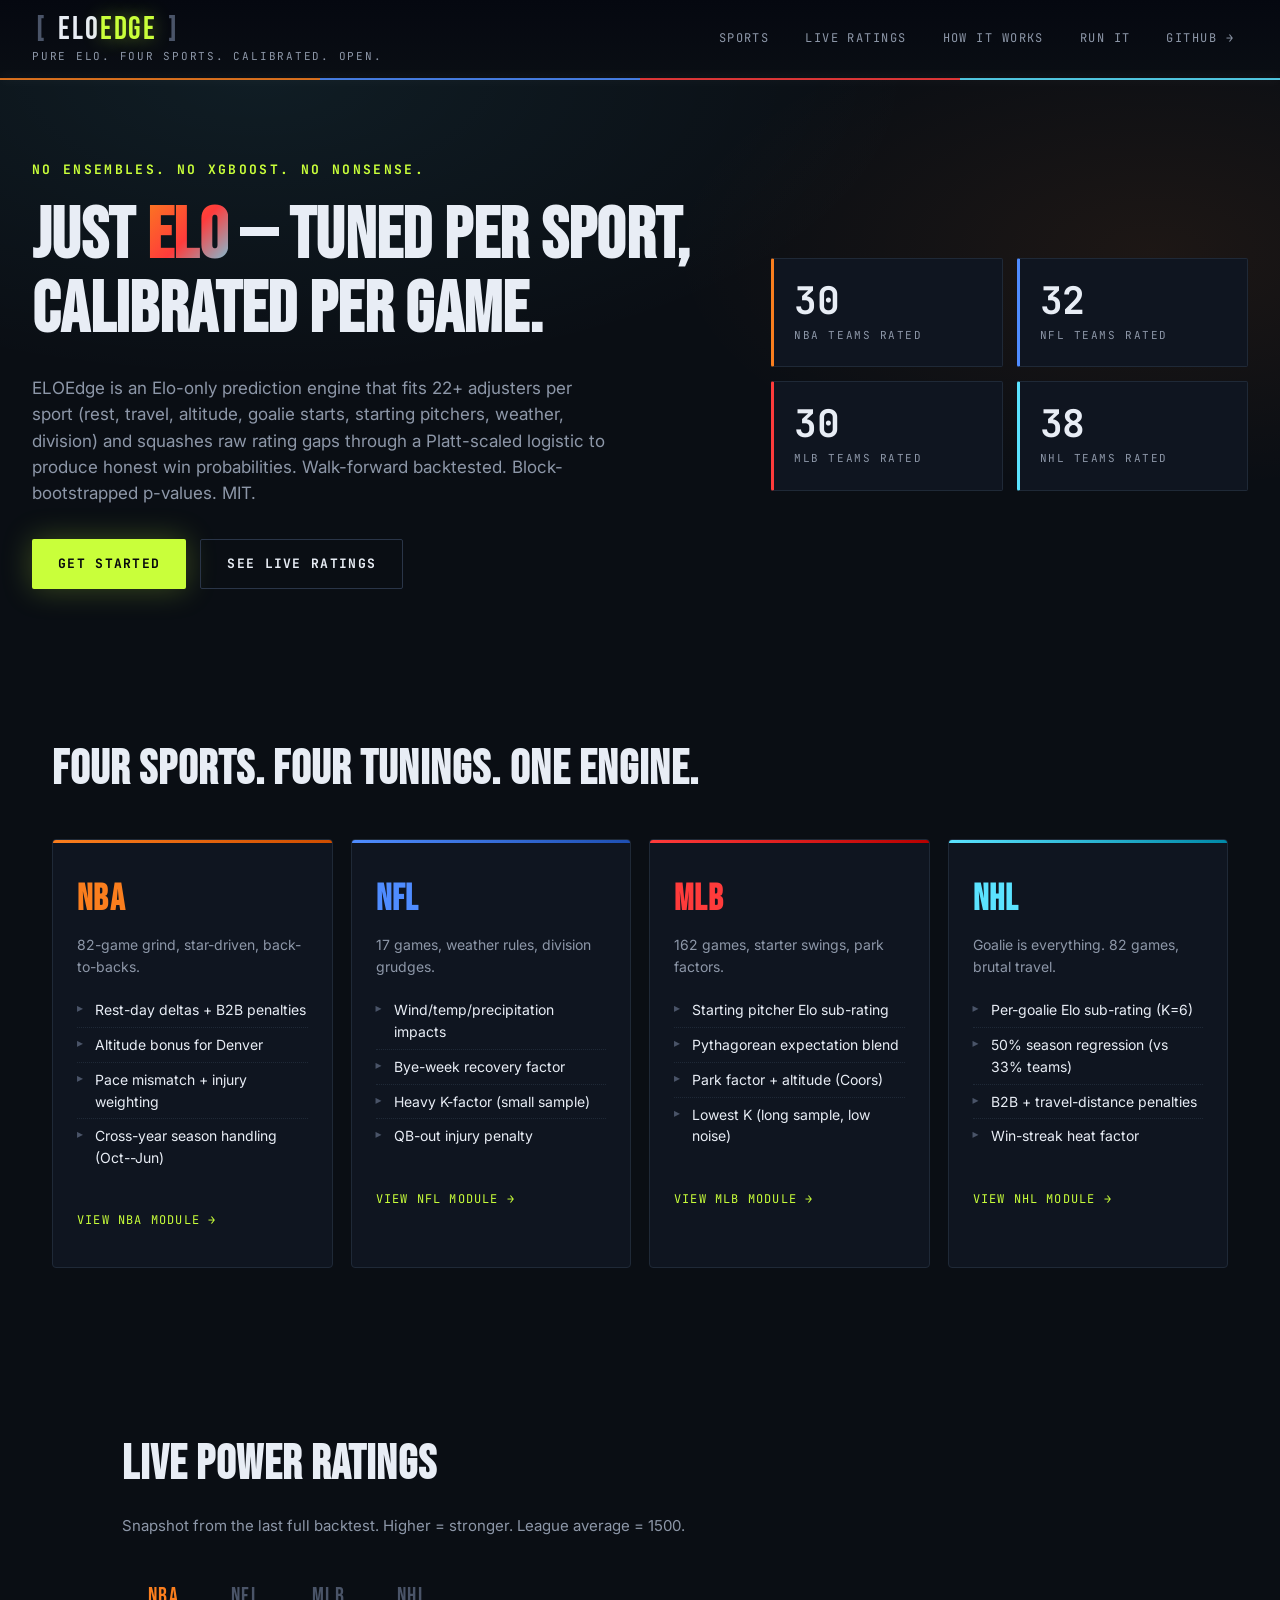
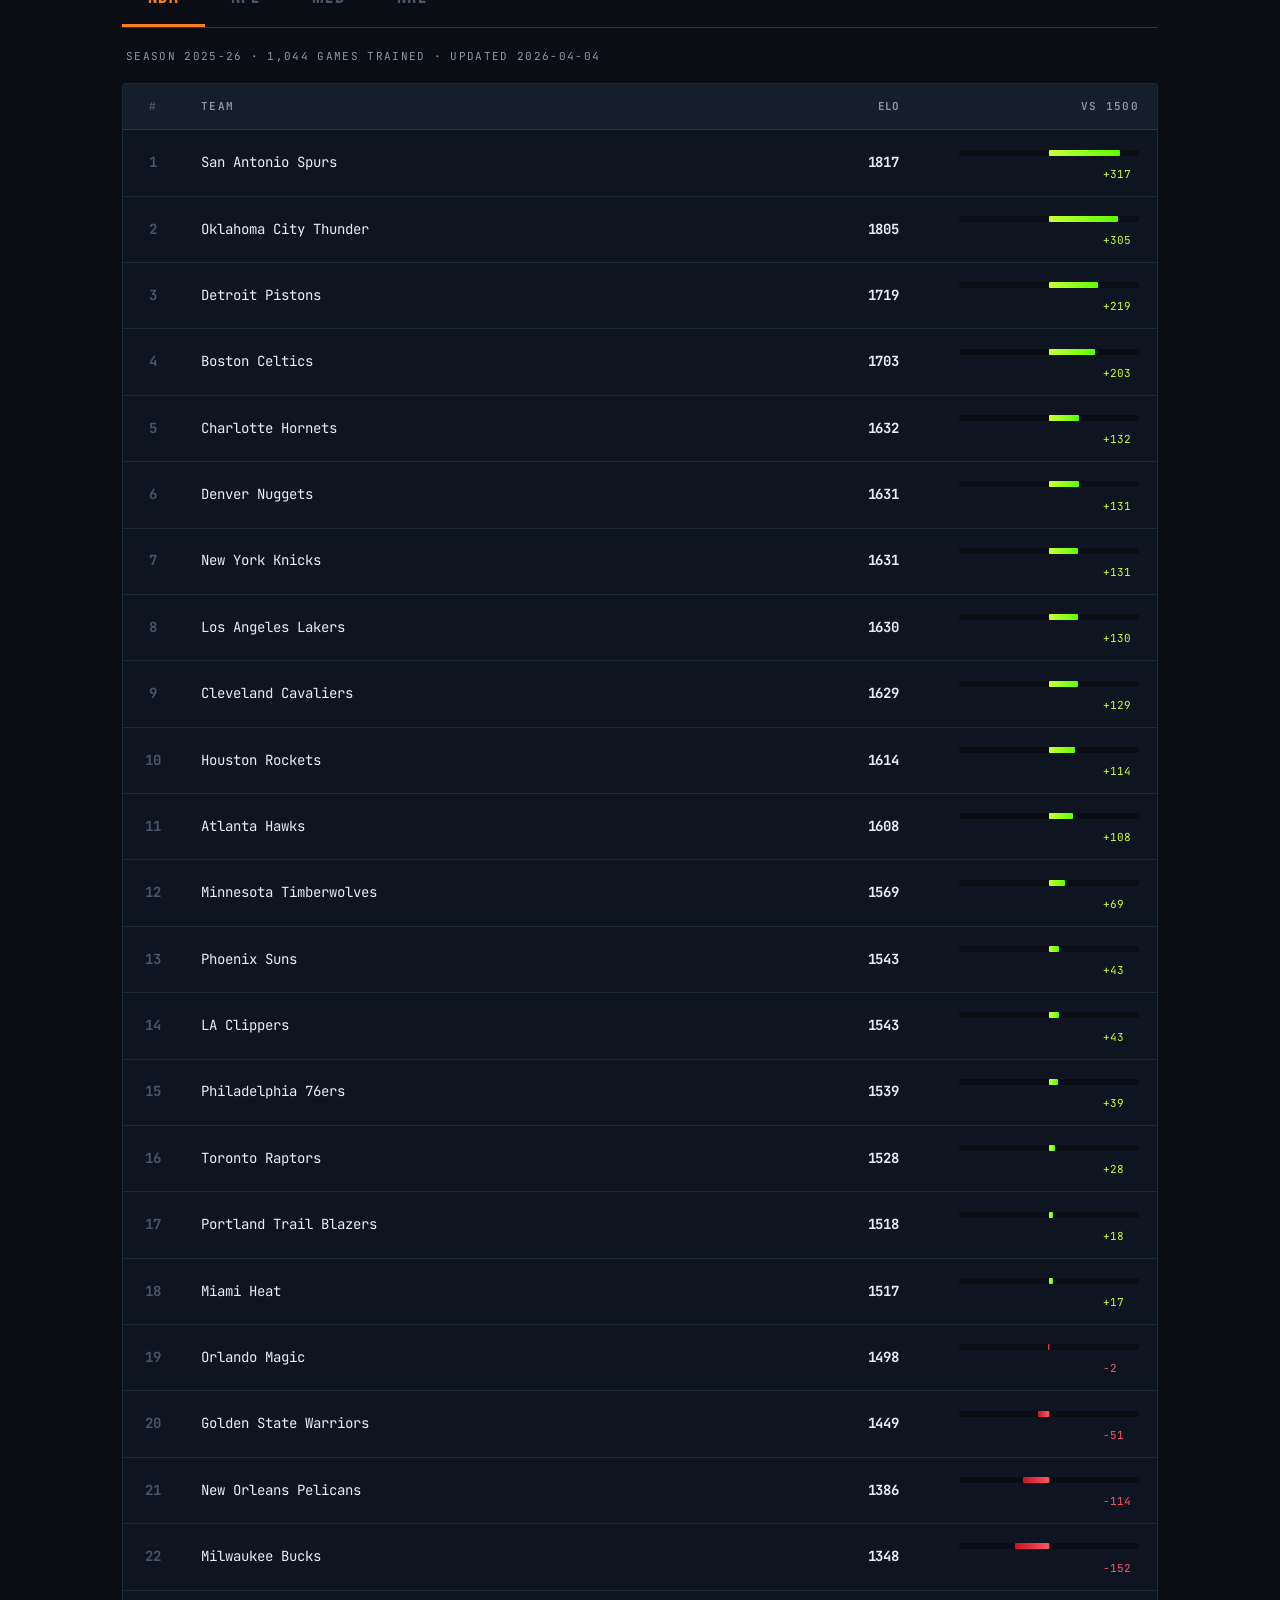
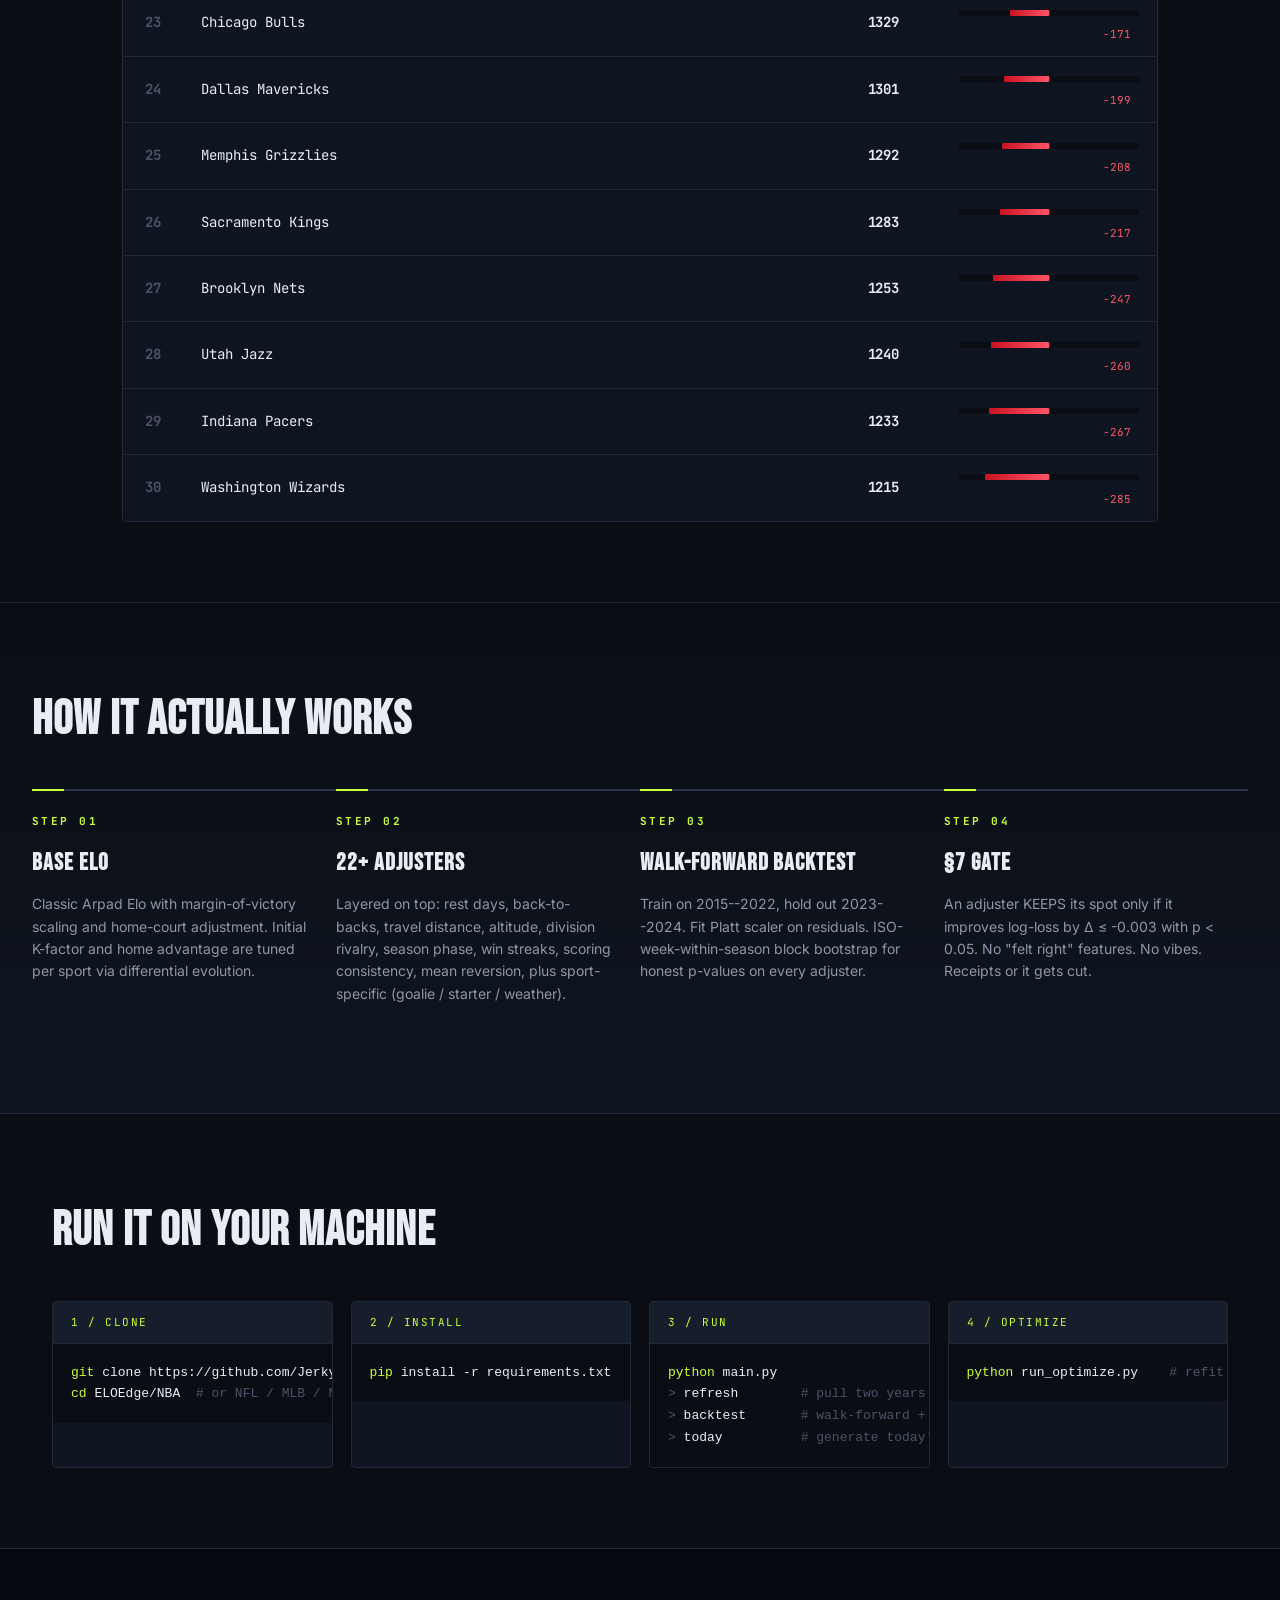
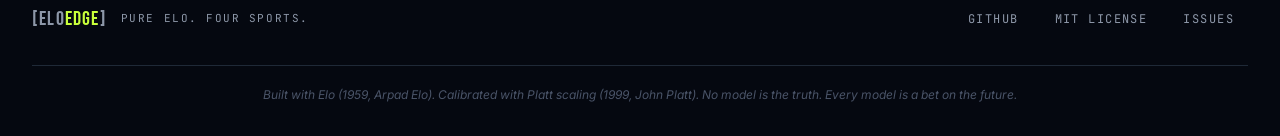
<file: docs/index.html>
<!DOCTYPE html>
<html lang="en">
<head>
<meta charset="UTF-8">
<meta name="viewport" content="width=device-width, initial-scale=1.0">
<title>ELOEdge -- Pure Elo Across NBA, NFL, MLB, NHL</title>
<meta name="description" content="Open-source Elo rating engine for NBA, NFL, MLB, and NHL. Platt-calibrated probabilities, walk-forward backtesting, no XGBoost ensemble cruft.">

<meta property="og:title" content="ELOEdge -- Pure Elo across NBA, NFL, MLB, NHL">
<meta property="og:description" content="Open-source Elo rating engine. Calibrated probabilities. Walk-forward backtested. No XGBoost cruft.">
<meta property="og:url" content="https://eloedge.jerkyjesse.com/">
<meta property="og:type" content="website">
<meta property="og:site_name" content="ELOEdge">
<meta property="og:image" content="https://eloedge.jerkyjesse.com/assets/social-preview.png">
<meta property="og:image:width" content="1280">
<meta property="og:image:height" content="640">
<meta property="og:image:alt" content="ELOEdge -- Pure Elo across NBA, NFL, MLB, NHL">
<meta name="twitter:card" content="summary_large_image">
<meta name="twitter:title" content="ELOEdge -- Pure Elo across NBA, NFL, MLB, NHL">
<meta name="twitter:description" content="Open-source Elo rating engine. Calibrated probabilities. Walk-forward backtested.">
<meta name="twitter:image" content="https://eloedge.jerkyjesse.com/assets/social-preview.png">

<link rel="icon" type="image/svg+xml" href="data:image/svg+xml,%3Csvg xmlns='http://www.w3.org/2000/svg' viewBox='0 0 32 32'%3E%3Crect width='32' height='32' fill='%230a0e14'/%3E%3Ctext x='4' y='22' font-family='monospace' font-size='18' font-weight='700' fill='%234a5468'%3E%5B%3C/text%3E%3Ctext x='12' y='22' font-family='monospace' font-size='18' font-weight='700' fill='%23c9ff3a'%3EE%3C/text%3E%3Ctext x='22' y='22' font-family='monospace' font-size='18' font-weight='700' fill='%234a5468'%3E%5D%3C/text%3E%3C/svg%3E">

<link rel="stylesheet" href="styles.css">
<link rel="preconnect" href="https://fonts.googleapis.com">
<link rel="preconnect" href="https://fonts.gstatic.com" crossorigin>
<link rel="stylesheet" href="https://fonts.googleapis.com/css2?family=Bebas+Neue&family=JetBrains+Mono:wght@400;700&family=Inter:wght@400;500;700;900&display=swap">
</head>
<body>

<!-- Scoreboard header -->
<header class="scoreboard">
  <div class="board-glow"></div>
  <div class="brand">
    <div class="logo">
      <span class="bracket">[</span>
      <span class="word">ELO</span><span class="word edge">EDGE</span>
      <span class="bracket">]</span>
    </div>
    <div class="tagline">Pure Elo. Four sports. Calibrated. Open.</div>
  </div>
  <nav class="topnav">
    <a href="#sports">Sports</a>
    <a href="#ratings">Live Ratings</a>
    <a href="#how">How It Works</a>
    <a href="#run">Run It</a>
    <a href="https://github.com/JerkyJesse/ELOEdge" target="_blank" rel="noopener">GitHub →</a>
  </nav>
</header>

<!-- Hero -->
<section class="hero">
  <div class="hero-grid">
    <div class="hero-text">
      <h1>
        <span class="kicker">no ensembles. no XGBoost. no nonsense.</span>
        <span class="hero-title">just <em>Elo</em> &mdash; tuned per sport, calibrated per game.</span>
      </h1>
      <p class="hero-sub">
        ELOEdge is an Elo-only prediction engine that fits 22+ adjusters per sport
        (rest, travel, altitude, goalie starts, starting pitchers, weather, division)
        and squashes raw rating gaps through a Platt-scaled logistic to produce honest
        win probabilities. Walk-forward backtested. Block-bootstrapped p-values. MIT.
      </p>
      <div class="hero-ctas">
        <a class="btn primary" href="#run">Get Started</a>
        <a class="btn ghost" href="#ratings">See Live Ratings</a>
      </div>
    </div>
    <div class="hero-stats">
      <div class="stat-card nba"><div class="stat-num" data-sport="NBA">--</div><div class="stat-label">NBA teams rated</div></div>
      <div class="stat-card nfl"><div class="stat-num" data-sport="NFL">--</div><div class="stat-label">NFL teams rated</div></div>
      <div class="stat-card mlb"><div class="stat-num" data-sport="MLB">--</div><div class="stat-label">MLB teams rated</div></div>
      <div class="stat-card nhl"><div class="stat-num" data-sport="NHL">--</div><div class="stat-label">NHL teams rated</div></div>
    </div>
  </div>
</section>

<!-- Sports cards -->
<section id="sports" class="sports">
  <h2 class="section-title">Four sports. Four tunings. One engine.</h2>
  <div class="sport-cards">
    <article class="sport-card nba">
      <div class="card-bar"></div>
      <h3>NBA</h3>
      <p class="card-sub">82-game grind, star-driven, back-to-backs.</p>
      <ul>
        <li>Rest-day deltas + B2B penalties</li>
        <li>Altitude bonus for Denver</li>
        <li>Pace mismatch + injury weighting</li>
        <li>Cross-year season handling (Oct--Jun)</li>
      </ul>
      <a href="https://github.com/JerkyJesse/ELOEdge/tree/main/NBA" class="card-link" target="_blank" rel="noopener">View NBA module →</a>
    </article>
    <article class="sport-card nfl">
      <div class="card-bar"></div>
      <h3>NFL</h3>
      <p class="card-sub">17 games, weather rules, division grudges.</p>
      <ul>
        <li>Wind/temp/precipitation impacts</li>
        <li>Bye-week recovery factor</li>
        <li>Heavy K-factor (small sample)</li>
        <li>QB-out injury penalty</li>
      </ul>
      <a href="https://github.com/JerkyJesse/ELOEdge/tree/main/NFL" class="card-link" target="_blank" rel="noopener">View NFL module →</a>
    </article>
    <article class="sport-card mlb">
      <div class="card-bar"></div>
      <h3>MLB</h3>
      <p class="card-sub">162 games, starter swings, park factors.</p>
      <ul>
        <li>Starting pitcher Elo sub-rating</li>
        <li>Pythagorean expectation blend</li>
        <li>Park factor + altitude (Coors)</li>
        <li>Lowest K (long sample, low noise)</li>
      </ul>
      <a href="https://github.com/JerkyJesse/ELOEdge/tree/main/MLB" class="card-link" target="_blank" rel="noopener">View MLB module →</a>
    </article>
    <article class="sport-card nhl">
      <div class="card-bar"></div>
      <h3>NHL</h3>
      <p class="card-sub">Goalie is everything. 82 games, brutal travel.</p>
      <ul>
        <li>Per-goalie Elo sub-rating (K=6)</li>
        <li>50% season regression (vs 33% teams)</li>
        <li>B2B + travel-distance penalties</li>
        <li>Win-streak heat factor</li>
      </ul>
      <a href="https://github.com/JerkyJesse/ELOEdge/tree/main/NHL" class="card-link" target="_blank" rel="noopener">View NHL module →</a>
    </article>
  </div>
</section>

<!-- Live ratings -->
<section id="ratings" class="ratings">
  <h2 class="section-title">Live Power Ratings</h2>
  <p class="section-sub">
    Snapshot from the last full backtest. Higher = stronger. League average = 1500.
  </p>
  <div class="ratings-tabs">
    <button class="tab active" data-tab="NBA">NBA</button>
    <button class="tab" data-tab="NFL">NFL</button>
    <button class="tab" data-tab="MLB">MLB</button>
    <button class="tab" data-tab="NHL">NHL</button>
  </div>
  <div class="ratings-meta" id="ratings-meta"></div>
  <div class="ratings-table-wrap">
    <table class="ratings-table" id="ratings-table">
      <thead>
        <tr><th class="rank">#</th><th>Team</th><th class="num">Elo</th><th class="bar-col">vs 1500</th></tr>
      </thead>
      <tbody></tbody>
    </table>
  </div>
</section>

<!-- How it works -->
<section id="how" class="how">
  <h2 class="section-title">How it actually works</h2>
  <div class="how-grid">
    <div class="how-step">
      <div class="step-num">Step 01</div>
      <h4>Base Elo</h4>
      <p>Classic Arpad Elo with margin-of-victory scaling and home-court adjustment. Initial K-factor and home advantage are tuned per sport via differential evolution.</p>
    </div>
    <div class="how-step">
      <div class="step-num">Step 02</div>
      <h4>22+ Adjusters</h4>
      <p>Layered on top: rest days, back-to-backs, travel distance, altitude, division rivalry, season phase, win streaks, scoring consistency, mean reversion, plus sport-specific (goalie / starter / weather).</p>
    </div>
    <div class="how-step">
      <div class="step-num">Step 03</div>
      <h4>Walk-Forward Backtest</h4>
      <p>Train on 2015--2022, hold out 2023--2024. Fit Platt scaler on residuals. ISO-week-within-season block bootstrap for honest p-values on every adjuster.</p>
    </div>
    <div class="how-step">
      <div class="step-num">Step 04</div>
      <h4>&sect;7 Gate</h4>
      <p>An adjuster KEEPS its spot only if it improves log-loss by &Delta; &le; -0.003 with p &lt; 0.05. No "felt right" features. No vibes. Receipts or it gets cut.</p>
    </div>
  </div>
</section>

<!-- Run it -->
<section id="run" class="run">
  <h2 class="section-title">Run it on your machine</h2>
  <div class="run-grid">
    <div class="run-step">
      <div class="run-label">1 / clone</div>
      <pre><code><span class="cmd">git</span> clone https://github.com/JerkyJesse/ELOEdge.git
<span class="cmd">cd</span> ELOEdge/NBA  <span class="comment"># or NFL / MLB / NHL</span></code></pre>
    </div>
    <div class="run-step">
      <div class="run-label">2 / install</div>
      <pre><code><span class="cmd">pip</span> install -r requirements.txt</code></pre>
    </div>
    <div class="run-step">
      <div class="run-label">3 / run</div>
      <pre><code><span class="cmd">python</span> main.py
<span class="prompt">&gt;</span> refresh        <span class="comment"># pull two years of games + injuries</span>
<span class="prompt">&gt;</span> backtest       <span class="comment"># walk-forward + Platt fit</span>
<span class="prompt">&gt;</span> today          <span class="comment"># generate today's predictions HTML</span></code></pre>
    </div>
    <div class="run-step">
      <div class="run-label">4 / optimize</div>
      <pre><code><span class="cmd">python</span> run_optimize.py    <span class="comment"># refit all 22 adjusters</span></code></pre>
    </div>
  </div>
</section>

<!-- Footer -->
<footer class="footer">
  <div class="footer-row">
    <div class="footer-brand">
      <span class="logo small">[ELO<span class="edge">EDGE</span>]</span>
      <span class="footer-tag">Pure Elo. Four sports.</span>
    </div>
    <div class="footer-links">
      <a href="https://github.com/JerkyJesse/ELOEdge" target="_blank" rel="noopener">GitHub</a>
      <a href="https://github.com/JerkyJesse/ELOEdge/blob/main/NBA/LICENSE" target="_blank" rel="noopener">MIT License</a>
      <a href="https://github.com/JerkyJesse/ELOEdge/issues" target="_blank" rel="noopener">Issues</a>
    </div>
  </div>
  <div class="footer-meta">
    Built with Elo (1959, Arpad Elo). Calibrated with Platt scaling (1999, John Platt).
    No model is the truth. Every model is a bet on the future.
  </div>
</footer>

<script src="script.js"></script>
</body>
</html>
</file>
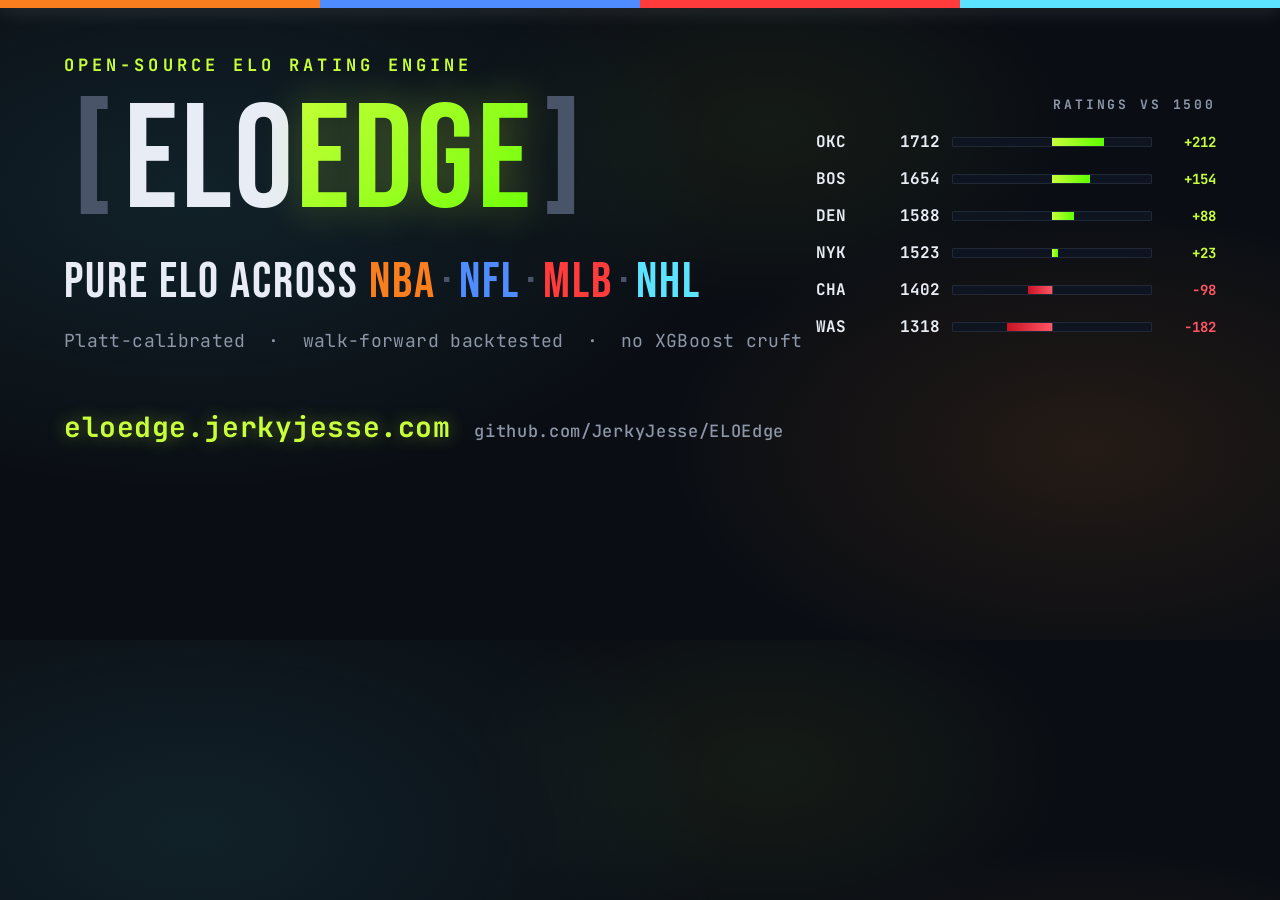
<file: docs/assets/social-preview.html>
<!DOCTYPE html>
<html lang="en">
<head>
<meta charset="UTF-8">
<title>ELOEdge social preview</title>
<link rel="preconnect" href="https://fonts.googleapis.com">
<link rel="preconnect" href="https://fonts.gstatic.com" crossorigin>
<link href="https://fonts.googleapis.com/css2?family=Bebas+Neue&family=Inter:wght@400;600;700&family=JetBrains+Mono:wght@400;500;700&display=swap" rel="stylesheet">
<style>
  :root {
    --bg: #0a0e14;
    --bg-2: #0f1520;
    --ink: #e8edf5;
    --ink-dim: #8d97a8;
    --ink-faint: #4a5468;
    --line: #1f2937;
    --nba: #fa7e1e;
    --nfl: #4f8cff;
    --mlb: #ff3b3b;
    --nhl: #5be3ff;
    --signal: #c9ff3a;
    --signal-2: #5cff00;
    --mono: 'JetBrains Mono', ui-monospace, Consolas, 'Courier New', monospace;
    --display: 'Bebas Neue', 'Arial Narrow', 'Inter', system-ui, sans-serif;
    --body: 'Inter', system-ui, -apple-system, sans-serif;
  }
  * { box-sizing: border-box; }
  html, body { margin: 0; padding: 0; width: 1280px; height: 640px; overflow: hidden; }
  body {
    width: 1280px; height: 640px;
    background:
      radial-gradient(900px 500px at 15% 30%, rgba(91,227,255,0.09), transparent 60%),
      radial-gradient(700px 400px at 85% 70%, rgba(250,126,30,0.11), transparent 60%),
      radial-gradient(500px 300px at 60% 20%, rgba(201,255,58,0.06), transparent 60%),
      var(--bg);
    color: var(--ink);
    font-family: var(--body);
    position: relative;
  }

  /* top league stripe */
  .stripe {
    position: absolute; top: 0; left: 0; right: 0; height: 8px;
    background: linear-gradient(90deg,
      var(--nba) 0%, var(--nba) 25%,
      var(--nfl) 25%, var(--nfl) 50%,
      var(--mlb) 50%, var(--mlb) 75%,
      var(--nhl) 75%, var(--nhl) 100%);
    filter: drop-shadow(0 0 10px rgba(255,255,255,0.22));
  }

  /* bottom accent bar */
  .footer-bar {
    position: absolute; left: 0; right: 0; bottom: 0;
    height: 84px;
    background: rgba(5,8,16,0.95);
    border-top: 1px solid var(--line);
    padding: 0 64px;
    z-index: 2;
  }
  .footer-inner {
    display: flex;
    align-items: center;
    justify-content: space-between;
    height: 100%;
    width: 100%;
  }
  .host {
    font-family: var(--mono);
    font-size: 28px;
    font-weight: 700;
    color: var(--signal);
    letter-spacing: 0.02em;
    text-shadow: 0 0 18px rgba(201,255,58,0.4);
    display: inline-block;
  }
  .repo {
    font-family: var(--mono);
    font-size: 18px;
    font-weight: 500;
    color: var(--ink-dim);
    letter-spacing: 0.04em;
    display: inline-block;
  }

  /* left content block */
  .content {
    position: absolute;
    left: 64px; top: 54px;
    width: 780px;
  }
  .kicker {
    font-family: var(--mono);
    font-size: 17px;
    font-weight: 700;
    text-transform: uppercase;
    letter-spacing: 0.24em;
    color: var(--signal);
    margin-bottom: 20px;
  }

  .logo {
    font-family: var(--display);
    font-size: 148px;
    line-height: 0.90;
    letter-spacing: 0.02em;
    margin-bottom: 28px;
    white-space: nowrap;
  }
  .logo .bracket { color: var(--ink-faint); margin: 0 8px; }
  .logo .word { color: var(--ink); }
  .logo .edge {
    background: linear-gradient(135deg, var(--signal) 0%, var(--signal-2) 100%);
    -webkit-background-clip: text; background-clip: text;
    color: transparent;
    text-shadow: 0 0 42px rgba(201,255,58,0.32);
  }

  .tagline {
    font-family: var(--display);
    font-size: 50px;
    letter-spacing: 0.04em;
    color: var(--ink);
    margin-bottom: 22px;
    line-height: 1;
  }
  .tagline .nba { color: var(--nba); }
  .tagline .nfl { color: var(--nfl); }
  .tagline .mlb { color: var(--mlb); }
  .tagline .nhl { color: var(--nhl); }
  .tagline .dot { color: var(--ink-faint); margin: 0 6px; }

  .sub {
    font-family: var(--mono);
    font-size: 18px;
    color: var(--ink-dim);
    letter-spacing: 0.02em;
    white-space: nowrap;
    margin-bottom: 56px;
  }
  .url-row {
    display: flex;
    align-items: baseline;
    gap: 24px;
    font-family: var(--mono);
    font-weight: 700;
    white-space: nowrap;
  }
  .url-row .host {
    font-size: 28px;
    color: var(--signal);
    letter-spacing: 0.02em;
    text-shadow: 0 0 18px rgba(201,255,58,0.4);
  }
  .url-row .repo {
    font-size: 17px;
    color: var(--ink-dim);
    font-weight: 500;
    letter-spacing: 0.04em;
  }

  /* right-side rating bars visualization */
  .bars-wrap {
    position: absolute;
    right: 64px; top: 96px;
    width: 400px;
  }
  .bars-cap {
    font-family: var(--mono);
    font-size: 13px;
    font-weight: 700;
    color: var(--ink-dim);
    text-transform: uppercase;
    letter-spacing: 0.22em;
    margin-bottom: 18px;
    text-align: right;
  }
  .bars {
    display: flex; flex-direction: column; gap: 16px;
  }
  .row { display: flex; align-items: center; gap: 12px; font-family: var(--mono); font-size: 16px; font-weight: 700; }
  .row .team { width: 58px; color: var(--ink); }
  .row .rat  { width: 54px; color: var(--ink); text-align: right; }
  .track {
    position: relative;
    flex: 1;
    height: 10px;
    background: var(--bg-2);
    border: 1px solid var(--line);
    border-radius: 1px;
    overflow: hidden;
  }
  .track::before {
    content: "";
    position: absolute; left: 50%; top: 0; bottom: 0; width: 1px;
    background: var(--ink-faint); opacity: 0.7;
  }
  .fill {
    position: absolute; top: 0; bottom: 0;
  }
  .fill.pos { left: 50%; background: linear-gradient(90deg, var(--signal), var(--signal-2)); }
  .fill.neg { right: 50%; background: linear-gradient(270deg, #ff5566, #c91222); }
  .row .delta { width: 52px; font-size: 14px; text-align: right; }
  .delta.pos { color: var(--signal); }
  .delta.neg { color: #ff5566; }
</style>
</head>
<body>
  <div class="stripe"></div>

  <div class="content">
    <div class="kicker">Open-source Elo rating engine</div>
    <div class="logo">
      <span class="bracket">[</span><span class="word">ELO</span><span class="edge">EDGE</span><span class="bracket">]</span>
    </div>
    <div class="tagline">
      Pure Elo across
      <span class="nba">NBA</span><span class="dot">·</span><span class="nfl">NFL</span><span class="dot">·</span><span class="mlb">MLB</span><span class="dot">·</span><span class="nhl">NHL</span>
    </div>
    <div class="sub">Platt-calibrated &nbsp;·&nbsp; walk-forward backtested &nbsp;·&nbsp; no XGBoost cruft</div>
    <div class="url-row">
      <span class="host">eloedge.jerkyjesse.com</span>
      <span class="repo">github.com/JerkyJesse/ELOEdge</span>
    </div>
  </div>

  <div class="bars-wrap">
    <div class="bars-cap">Ratings vs 1500</div>
    <div class="bars">
      <div class="row"><span class="team">OKC</span><span class="rat">1712</span><span class="track"><span class="fill pos" style="width:26.5%"></span></span><span class="delta pos">+212</span></div>
      <div class="row"><span class="team">BOS</span><span class="rat">1654</span><span class="track"><span class="fill pos" style="width:19.3%"></span></span><span class="delta pos">+154</span></div>
      <div class="row"><span class="team">DEN</span><span class="rat">1588</span><span class="track"><span class="fill pos" style="width:11.0%"></span></span><span class="delta pos">+88</span></div>
      <div class="row"><span class="team">NYK</span><span class="rat">1523</span><span class="track"><span class="fill pos" style="width:2.9%"></span></span><span class="delta pos">+23</span></div>
      <div class="row"><span class="team">CHA</span><span class="rat">1402</span><span class="track"><span class="fill neg" style="width:12.3%"></span></span><span class="delta neg">-98</span></div>
      <div class="row"><span class="team">WAS</span><span class="rat">1318</span><span class="track"><span class="fill neg" style="width:22.8%"></span></span><span class="delta neg">-182</span></div>
    </div>
  </div>

</body>
</html>
</file>
<file: docs/styles.css>
/* ELOEdge -- sports-themed dark scoreboard aesthetic */

:root {
  --bg: #0a0e14;
  --bg-2: #0f1520;
  --bg-3: #161e2c;
  --ink: #e8edf5;
  --ink-dim: #8d97a8;
  --ink-faint: #4a5468;
  --line: #1f2937;
  --line-2: #2a3548;

  /* sport accents */
  --nba: #fa7e1e;
  --nba-2: #ce4d00;
  --nfl: #4f8cff;
  --nfl-2: #1e4fb3;
  --mlb: #ff3b3b;
  --mlb-2: #b80000;
  --nhl: #5be3ff;
  --nhl-2: #0089a8;

  /* signal */
  --signal: #c9ff3a;
  --signal-2: #5cff00;
  --warn: #ffb547;

  --mono: 'JetBrains Mono', ui-monospace, 'Cascadia Mono', Consolas, monospace;
  --display: 'Bebas Neue', 'Inter', system-ui, sans-serif;
  --body: 'Inter', system-ui, -apple-system, sans-serif;
}

* { box-sizing: border-box; }
html, body { margin: 0; padding: 0; }
body {
  background: var(--bg);
  color: var(--ink);
  font-family: var(--body);
  line-height: 1.55;
  font-size: 16px;
  overflow-x: hidden;
}

a { color: var(--signal); text-decoration: none; }
a:hover { text-decoration: underline; text-underline-offset: 3px; }

img { max-width: 100%; }

/* ─── Scoreboard header ───────────────────────────────────────── */
.scoreboard {
  position: sticky; top: 0; z-index: 50;
  display: flex; align-items: center; justify-content: space-between;
  padding: 14px 32px;
  background: linear-gradient(180deg, #050810 0%, #0a0e14 100%);
  border-bottom: 1px solid var(--line);
  backdrop-filter: blur(8px);
}
.board-glow {
  position: absolute; left: 0; right: 0; bottom: -1px; height: 2px;
  background: linear-gradient(90deg,
    var(--nba) 0%, var(--nba) 25%,
    var(--nfl) 25%, var(--nfl) 50%,
    var(--mlb) 50%, var(--mlb) 75%,
    var(--nhl) 75%, var(--nhl) 100%);
  opacity: 0.85;
  filter: drop-shadow(0 0 6px rgba(255,255,255,0.15));
}
.brand { display: flex; flex-direction: column; gap: 2px; }
.logo {
  font-family: var(--display);
  font-size: 32px;
  letter-spacing: 0.06em;
  line-height: 1;
}
.logo .bracket { color: var(--ink-faint); margin: 0 4px; }
.logo .word { color: var(--ink); }
.logo .word.edge {
  color: var(--signal);
  text-shadow: 0 0 18px rgba(201,255,58,0.45);
}
.logo.small { font-size: 20px; }
.logo.small .edge { color: var(--signal); }
.tagline {
  font-family: var(--mono);
  font-size: 11px;
  text-transform: uppercase;
  letter-spacing: 0.16em;
  color: var(--ink-dim);
}

.topnav { display: flex; gap: 8px; align-items: center; }
.topnav a {
  color: var(--ink-dim);
  font-family: var(--mono);
  font-size: 12px;
  text-transform: uppercase;
  letter-spacing: 0.12em;
  padding: 14px 14px;
  min-height: 44px;
  display: inline-flex;
  align-items: center;
  border-bottom: 2px solid transparent;
  transition: color 0.15s, border-color 0.15s;
}
.topnav a:hover {
  color: var(--ink);
  border-bottom-color: var(--signal);
  text-decoration: none;
}

/* ─── Hero ────────────────────────────────────────────────────── */
.hero {
  padding: 80px 32px 64px;
  background:
    radial-gradient(1100px 500px at 20% 0%, rgba(91,227,255,0.07), transparent 60%),
    radial-gradient(800px 400px at 90% 30%, rgba(250,126,30,0.08), transparent 60%),
    var(--bg);
}
.hero-grid {
  max-width: 1240px; margin: 0 auto;
  display: grid; grid-template-columns: 1.4fr 1fr; gap: 72px;
  align-items: center;
}
.hero-text h1 { margin: 0 0 28px 0; }
.hero-text .kicker {
  display: block;
  font-family: var(--mono);
  font-size: 13px;
  text-transform: uppercase;
  letter-spacing: 0.18em;
  color: var(--signal);
  margin-bottom: 20px;
}
.hero-title {
  display: block;
  font-family: var(--display);
  font-size: clamp(40px, 6vw, 72px);
  line-height: 1.02;
  letter-spacing: 0.005em;
  color: var(--ink);
}
.hero-title em {
  font-style: normal;
  background: linear-gradient(135deg, var(--nba) 0%, var(--mlb) 50%, var(--nhl) 100%);
  -webkit-background-clip: text; background-clip: text;
  color: transparent;
}
.hero-sub {
  font-size: 17px;
  color: var(--ink-dim);
  max-width: 580px;
  margin: 0 0 32px 0;
}

.hero-ctas { display: flex; gap: 14px; }
.btn {
  display: inline-flex; align-items: center; justify-content: center;
  font-family: var(--mono);
  font-size: 13px;
  font-weight: 700;
  text-transform: uppercase;
  letter-spacing: 0.1em;
  padding: 14px 26px;
  border-radius: 2px;
  transition: transform 0.1s, box-shadow 0.15s, background 0.15s;
}
.btn.primary {
  background: var(--signal);
  color: #06080c;
  box-shadow: 0 0 30px rgba(201,255,58,0.25);
}
.btn.primary:hover {
  background: var(--signal-2);
  box-shadow: 0 0 40px rgba(92,255,0,0.45);
  text-decoration: none;
  transform: translateY(-1px);
}
.btn.ghost {
  background: transparent;
  color: var(--ink);
  border: 1px solid var(--line-2);
}
.btn.ghost:hover {
  border-color: var(--signal);
  color: var(--signal);
  text-decoration: none;
}

/* hero stat cards */
.hero-stats {
  display: grid; grid-template-columns: 1fr 1fr; gap: 14px;
}
.stat-card {
  background: var(--bg-2);
  border: 1px solid var(--line);
  border-left: 3px solid var(--ink-faint);
  padding: 22px 20px;
  border-radius: 2px;
  position: relative;
  transition: transform 0.15s, border-color 0.15s;
}
.stat-card:hover { transform: translateY(-2px); }
.stat-card.nba { border-left-color: var(--nba); }
.stat-card.nfl { border-left-color: var(--nfl); }
.stat-card.mlb { border-left-color: var(--mlb); }
.stat-card.nhl { border-left-color: var(--nhl); }
.stat-num {
  font-family: var(--mono);
  font-size: 38px;
  font-weight: 700;
  line-height: 1;
  color: var(--ink);
  letter-spacing: -0.02em;
}
.stat-label {
  margin-top: 8px;
  font-family: var(--mono);
  font-size: 11px;
  text-transform: uppercase;
  letter-spacing: 0.14em;
  color: var(--ink-dim);
}

/* ─── Section shared ──────────────────────────────────────────── */
.section-title {
  font-family: var(--display);
  font-size: clamp(32px, 4vw, 48px);
  letter-spacing: 0.02em;
  margin: 0 0 12px 0;
  color: var(--ink);
}
.section-sub {
  font-family: var(--body);
  font-size: 15px;
  color: var(--ink-dim);
  margin: 0 0 32px 0;
  max-width: 720px;
}

/* ─── Sport cards ─────────────────────────────────────────────── */
.sports {
  padding: 80px 32px;
  max-width: 1240px; margin: 0 auto;
}
.sport-cards {
  display: grid;
  grid-template-columns: repeat(auto-fit, minmax(240px, 1fr));
  gap: 18px;
  margin-top: 32px;
}
.sport-card {
  background: var(--bg-2);
  border: 1px solid var(--line);
  border-radius: 4px;
  padding: 28px 24px 24px;
  position: relative;
  overflow: hidden;
  transition: transform 0.15s, border-color 0.15s, box-shadow 0.2s;
}
.sport-card:hover {
  transform: translateY(-4px);
  border-color: var(--line-2);
}
.sport-card .card-bar {
  position: absolute; top: 0; left: 0; right: 0; height: 3px;
}
.sport-card.nba .card-bar { background: linear-gradient(90deg, var(--nba), var(--nba-2)); }
.sport-card.nfl .card-bar { background: linear-gradient(90deg, var(--nfl), var(--nfl-2)); }
.sport-card.mlb .card-bar { background: linear-gradient(90deg, var(--mlb), var(--mlb-2)); }
.sport-card.nhl .card-bar { background: linear-gradient(90deg, var(--nhl), var(--nhl-2)); }
.sport-card.nba:hover { box-shadow: 0 12px 36px -12px rgba(250,126,30,0.4); }
.sport-card.nfl:hover { box-shadow: 0 12px 36px -12px rgba(79,140,255,0.4); }
.sport-card.mlb:hover { box-shadow: 0 12px 36px -12px rgba(255,59,59,0.4); }
.sport-card.nhl:hover { box-shadow: 0 12px 36px -12px rgba(91,227,255,0.4); }

.sport-card h3 {
  font-family: var(--display);
  font-size: 36px;
  letter-spacing: 0.04em;
  margin: 4px 0 6px 0;
}
.sport-card.nba h3 { color: var(--nba); }
.sport-card.nfl h3 { color: var(--nfl); }
.sport-card.mlb h3 { color: var(--mlb); }
.sport-card.nhl h3 { color: var(--nhl); }
.sport-card .card-sub {
  font-size: 14px;
  color: var(--ink-dim);
  margin: 0 0 16px 0;
}
.sport-card ul {
  list-style: none; margin: 0 0 18px 0; padding: 0;
}
.sport-card ul li {
  font-size: 14px;
  padding: 6px 0 6px 18px;
  position: relative;
  color: var(--ink);
  border-bottom: 1px dotted var(--line);
}
.sport-card ul li:last-child { border-bottom: 0; }
.sport-card ul li::before {
  content: "▸";
  position: absolute; left: 0; top: 6px;
  color: var(--ink-faint);
  font-size: 12px;
}
.card-link {
  font-family: var(--mono);
  font-size: 12px;
  text-transform: uppercase;
  letter-spacing: 0.1em;
  display: inline-flex;
  align-items: center;
  min-height: 44px;
  padding: 10px 0;
  margin-top: 6px;
}

/* ─── Live ratings table ──────────────────────────────────────── */
.ratings {
  padding: 80px 32px;
  max-width: 1100px; margin: 0 auto;
}
.ratings-tabs {
  display: flex; gap: 0;
  border-bottom: 1px solid var(--line-2);
  margin-bottom: 8px;
}
.tab {
  font-family: var(--display);
  font-size: 22px;
  letter-spacing: 0.06em;
  background: none; border: 0;
  color: var(--ink-faint);
  padding: 14px 26px;
  cursor: pointer;
  border-bottom: 3px solid transparent;
  transition: color 0.15s, border-color 0.15s;
}
.tab:hover { color: var(--ink-dim); }
.tab[data-tab="NBA"]:hover:not(.active) { color: rgba(250, 126, 30, 0.72); border-bottom-color: rgba(250, 126, 30, 0.35); }
.tab[data-tab="NFL"]:hover:not(.active) { color: rgba(79, 140, 255, 0.72); border-bottom-color: rgba(79, 140, 255, 0.35); }
.tab[data-tab="MLB"]:hover:not(.active) { color: rgba(255, 59, 59, 0.72); border-bottom-color: rgba(255, 59, 59, 0.35); }
.tab[data-tab="NHL"]:hover:not(.active) { color: rgba(91, 227, 255, 0.72); border-bottom-color: rgba(91, 227, 255, 0.35); }
.tab.active {
  color: var(--ink);
  border-bottom-color: var(--signal);
}
.tab[data-tab="NBA"].active { border-bottom-color: var(--nba); color: var(--nba); }
.tab[data-tab="NFL"].active { border-bottom-color: var(--nfl); color: var(--nfl); }
.tab[data-tab="MLB"].active { border-bottom-color: var(--mlb); color: var(--mlb); }
.tab[data-tab="NHL"].active { border-bottom-color: var(--nhl); color: var(--nhl); }

.ratings-meta {
  font-family: var(--mono);
  font-size: 11px;
  text-transform: uppercase;
  letter-spacing: 0.12em;
  color: var(--ink-dim);
  padding: 12px 4px 18px;
}

.ratings-table-wrap {
  background: var(--bg-2);
  border: 1px solid var(--line);
  border-radius: 4px;
  overflow: hidden;
}
.ratings-table {
  width: 100%; border-collapse: collapse;
  font-family: var(--mono);
  font-size: 14px;
}
.ratings-table thead th {
  text-align: left;
  font-size: 11px;
  text-transform: uppercase;
  letter-spacing: 0.12em;
  color: var(--ink-dim);
  padding: 14px 18px;
  border-bottom: 1px solid var(--line-2);
  background: var(--bg-3);
  font-weight: 600;
}
.ratings-table thead th.num, .ratings-table thead th.bar-col { text-align: right; }
.ratings-table thead th.rank { width: 60px; }
.ratings-table thead th.bar-col { width: 240px; }
.ratings-table tbody td {
  padding: 11px 18px;
  border-bottom: 1px solid var(--line);
  color: var(--ink);
}
.ratings-table tbody tr:last-child td { border-bottom: 0; }
.ratings-table tbody tr:hover { background: rgba(255,255,255,0.02); }
.ratings-table .rank {
  color: var(--ink-faint);
  text-align: center;
  font-weight: 700;
}
.ratings-table .num {
  text-align: right;
  font-weight: 700;
  letter-spacing: -0.01em;
}
.ratings-table .bar-cell {
  text-align: right;
}
.bar-track {
  display: inline-block;
  width: 180px; height: 6px;
  background: var(--bg);
  border-radius: 1px;
  position: relative;
  vertical-align: middle;
  overflow: hidden;
}
.bar-track::before {
  content: "";
  position: absolute; left: 50%; top: 0; bottom: 0;
  width: 1px;
  background: var(--ink-faint);
  opacity: 0.5;
}
.bar-fill {
  position: absolute; top: 0; bottom: 0;
  border-radius: 1px;
}
.bar-fill.pos { left: 50%; background: linear-gradient(90deg, var(--signal), var(--signal-2)); }
.bar-fill.neg { right: 50%; background: linear-gradient(270deg, #ff5566, #c91222); }
.bar-delta {
  display: inline-block;
  font-family: var(--mono);
  font-size: 11px;
  color: var(--ink-dim);
  margin-left: 8px;
  min-width: 36px;
  text-align: left;
  vertical-align: middle;
  letter-spacing: -0.01em;
}
.bar-delta.pos { color: var(--signal); }
.bar-delta.neg { color: #ff5566; }

/* ─── How it works ────────────────────────────────────────────── */
.how {
  padding: 80px 32px;
  background: linear-gradient(180deg, var(--bg) 0%, var(--bg-2) 100%);
  border-top: 1px solid var(--line);
  border-bottom: 1px solid var(--line);
}
.how-grid {
  max-width: 1240px; margin: 32px auto 0;
  display: grid; grid-template-columns: repeat(auto-fit, minmax(220px, 1fr));
  gap: 0;
}
.how-step {
  background: transparent;
  border: 0;
  border-top: 2px solid var(--line-2);
  padding: 22px 28px 28px 0;
  position: relative;
}
.how-step::before {
  content: "";
  position: absolute; top: -2px; left: 0;
  width: 32px; height: 2px;
  background: var(--signal);
}
.step-num {
  font-family: var(--mono);
  font-size: 11px;
  font-weight: 700;
  text-transform: uppercase;
  letter-spacing: 0.22em;
  color: var(--signal);
  margin-bottom: 14px;
  display: block;
}
.how-step h4 {
  font-family: var(--display);
  font-size: 24px;
  letter-spacing: 0.04em;
  margin: 0 0 12px 0;
  color: var(--ink);
}
.how-step p {
  font-size: 14px;
  color: var(--ink-dim);
  margin: 0;
  line-height: 1.6;
}

/* ─── Run it ──────────────────────────────────────────────────── */
.run {
  padding: 80px 32px;
  max-width: 1240px; margin: 0 auto;
}
.run-grid {
  display: grid;
  grid-template-columns: repeat(auto-fit, minmax(280px, 1fr));
  gap: 18px;
  margin-top: 32px;
}
.run-step {
  background: var(--bg-2);
  border: 1px solid var(--line);
  border-radius: 4px;
  overflow: hidden;
}
.run-label {
  font-family: var(--mono);
  font-size: 11px;
  text-transform: uppercase;
  letter-spacing: 0.14em;
  color: var(--signal);
  padding: 12px 18px;
  background: var(--bg-3);
  border-bottom: 1px solid var(--line);
}
.run-step pre {
  margin: 0;
  padding: 18px;
  font-family: var(--mono);
  font-size: 13px;
  color: var(--ink);
  background: var(--bg);
  overflow-x: auto;
  line-height: 1.6;
}
.run-step pre .comment { color: var(--ink-faint); }
.run-step pre .cmd { color: var(--signal); font-weight: 500; }
.run-step pre .prompt { color: var(--ink-faint); user-select: none; }

/* ─── Footer ──────────────────────────────────────────────────── */
.footer {
  padding: 48px 32px 36px;
  background: #050810;
  border-top: 1px solid var(--line);
  color: var(--ink-dim);
  font-size: 13px;
}
.footer-row {
  max-width: 1240px; margin: 0 auto;
  display: flex; justify-content: space-between; align-items: center;
  flex-wrap: wrap; gap: 20px;
  padding-bottom: 24px;
  border-bottom: 1px solid var(--line);
  margin-bottom: 20px;
}
.footer-brand { display: flex; align-items: center; gap: 14px; }
.footer-tag {
  font-family: var(--mono);
  font-size: 11px;
  text-transform: uppercase;
  letter-spacing: 0.14em;
}
.footer-links { display: flex; gap: 8px; flex-wrap: wrap; }
.footer-links a {
  color: var(--ink-dim);
  font-family: var(--mono);
  font-size: 12px;
  text-transform: uppercase;
  letter-spacing: 0.12em;
  padding: 12px 14px;
  min-height: 44px;
  display: inline-flex;
  align-items: center;
}
.footer-links a:hover { color: var(--signal); text-decoration: none; }
.footer-meta {
  max-width: 1240px; margin: 0 auto;
  font-size: 12px;
  color: var(--ink-faint);
  text-align: center;
  font-style: italic;
}

/* ─── Responsive ──────────────────────────────────────────────── */
@media (max-width: 920px) {
  .hero-grid { grid-template-columns: 1fr; gap: 40px; }
  .hero-stats { grid-template-columns: 1fr 1fr; }
  .topnav { display: none; }
  .scoreboard { padding: 12px 18px; }
  .hero, .sports, .ratings, .how, .run { padding-left: 20px; padding-right: 20px; }
  .ratings-table thead th.bar-col,
  .ratings-table .bar-cell { display: none; }
}
@media (max-width: 540px) {
  .hero-stats { grid-template-columns: 1fr 1fr; gap: 10px; }
  .stat-num { font-size: 32px; }
  .ratings-tabs { overflow-x: auto; }
  .tab { padding: 12px 18px; font-size: 18px; }
  .how-grid { grid-template-columns: 1fr; }
  .run-grid { grid-template-columns: 1fr; }
}
</file>
